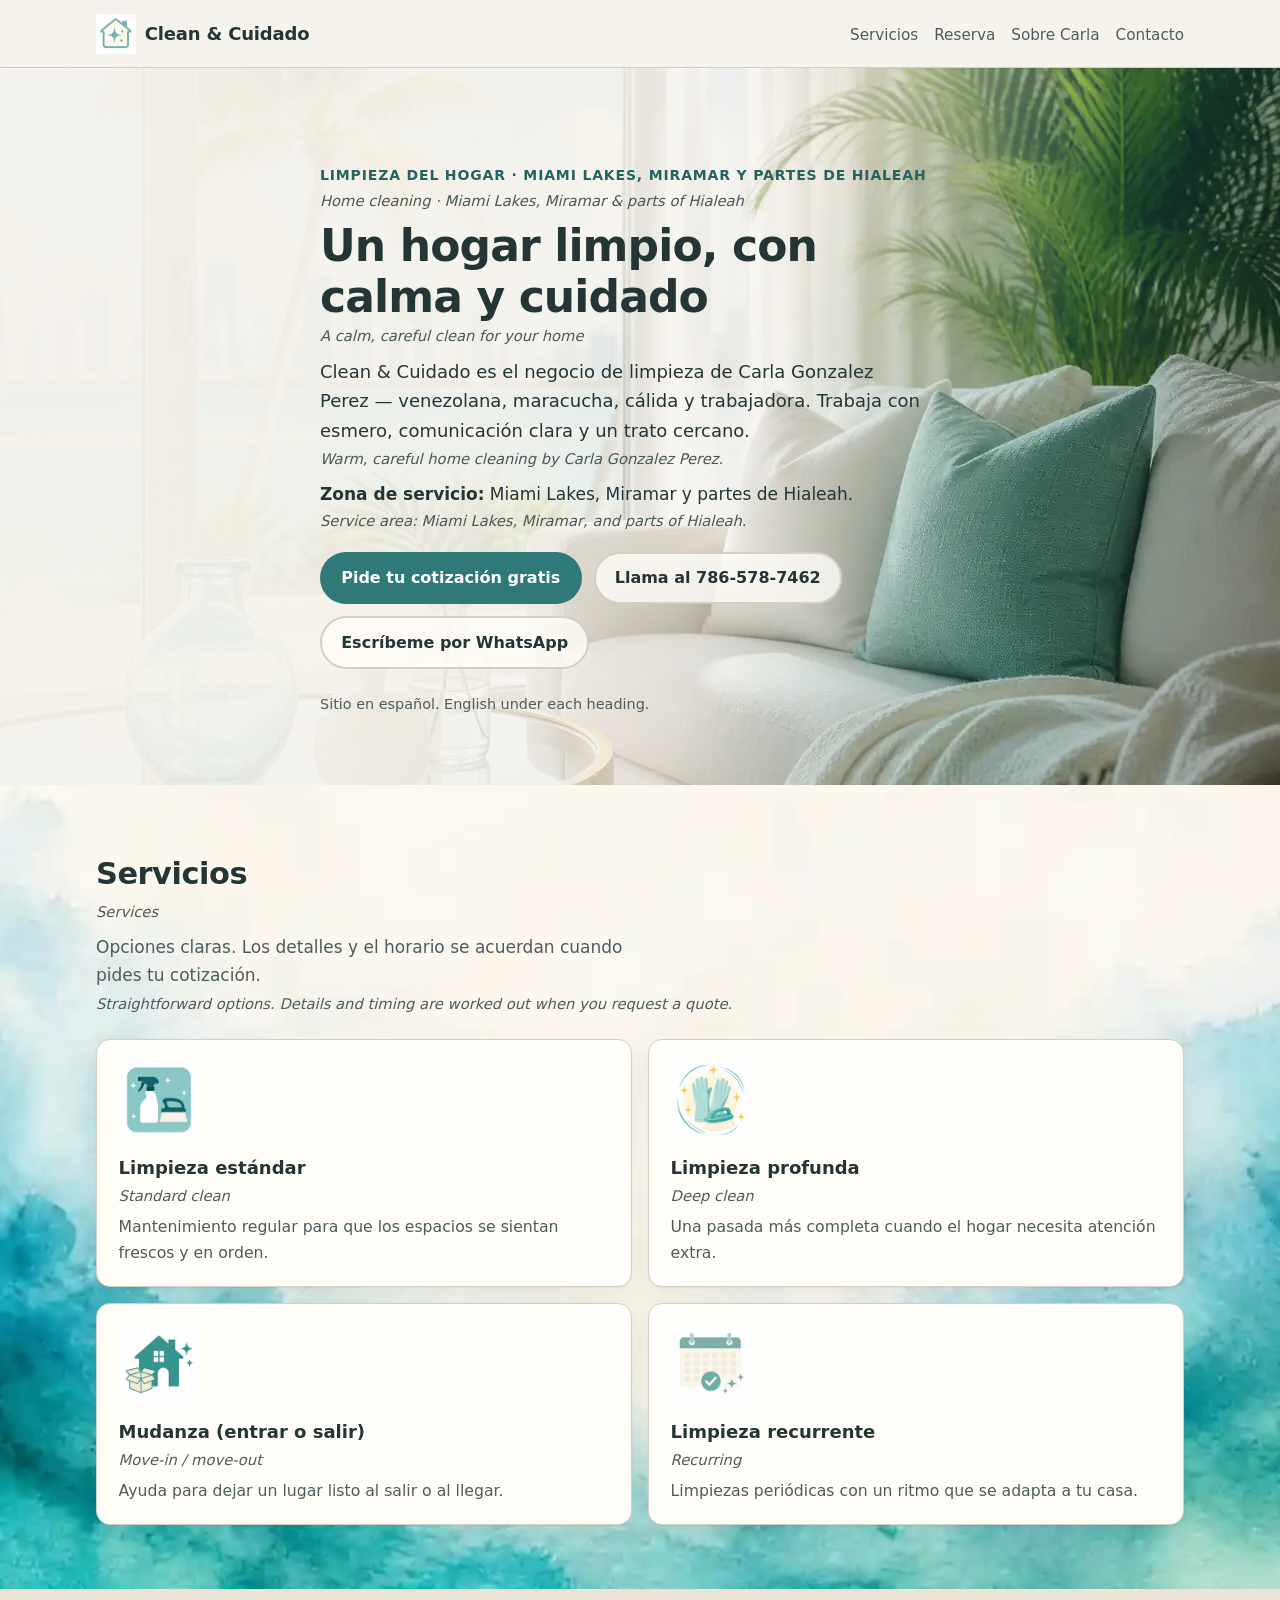
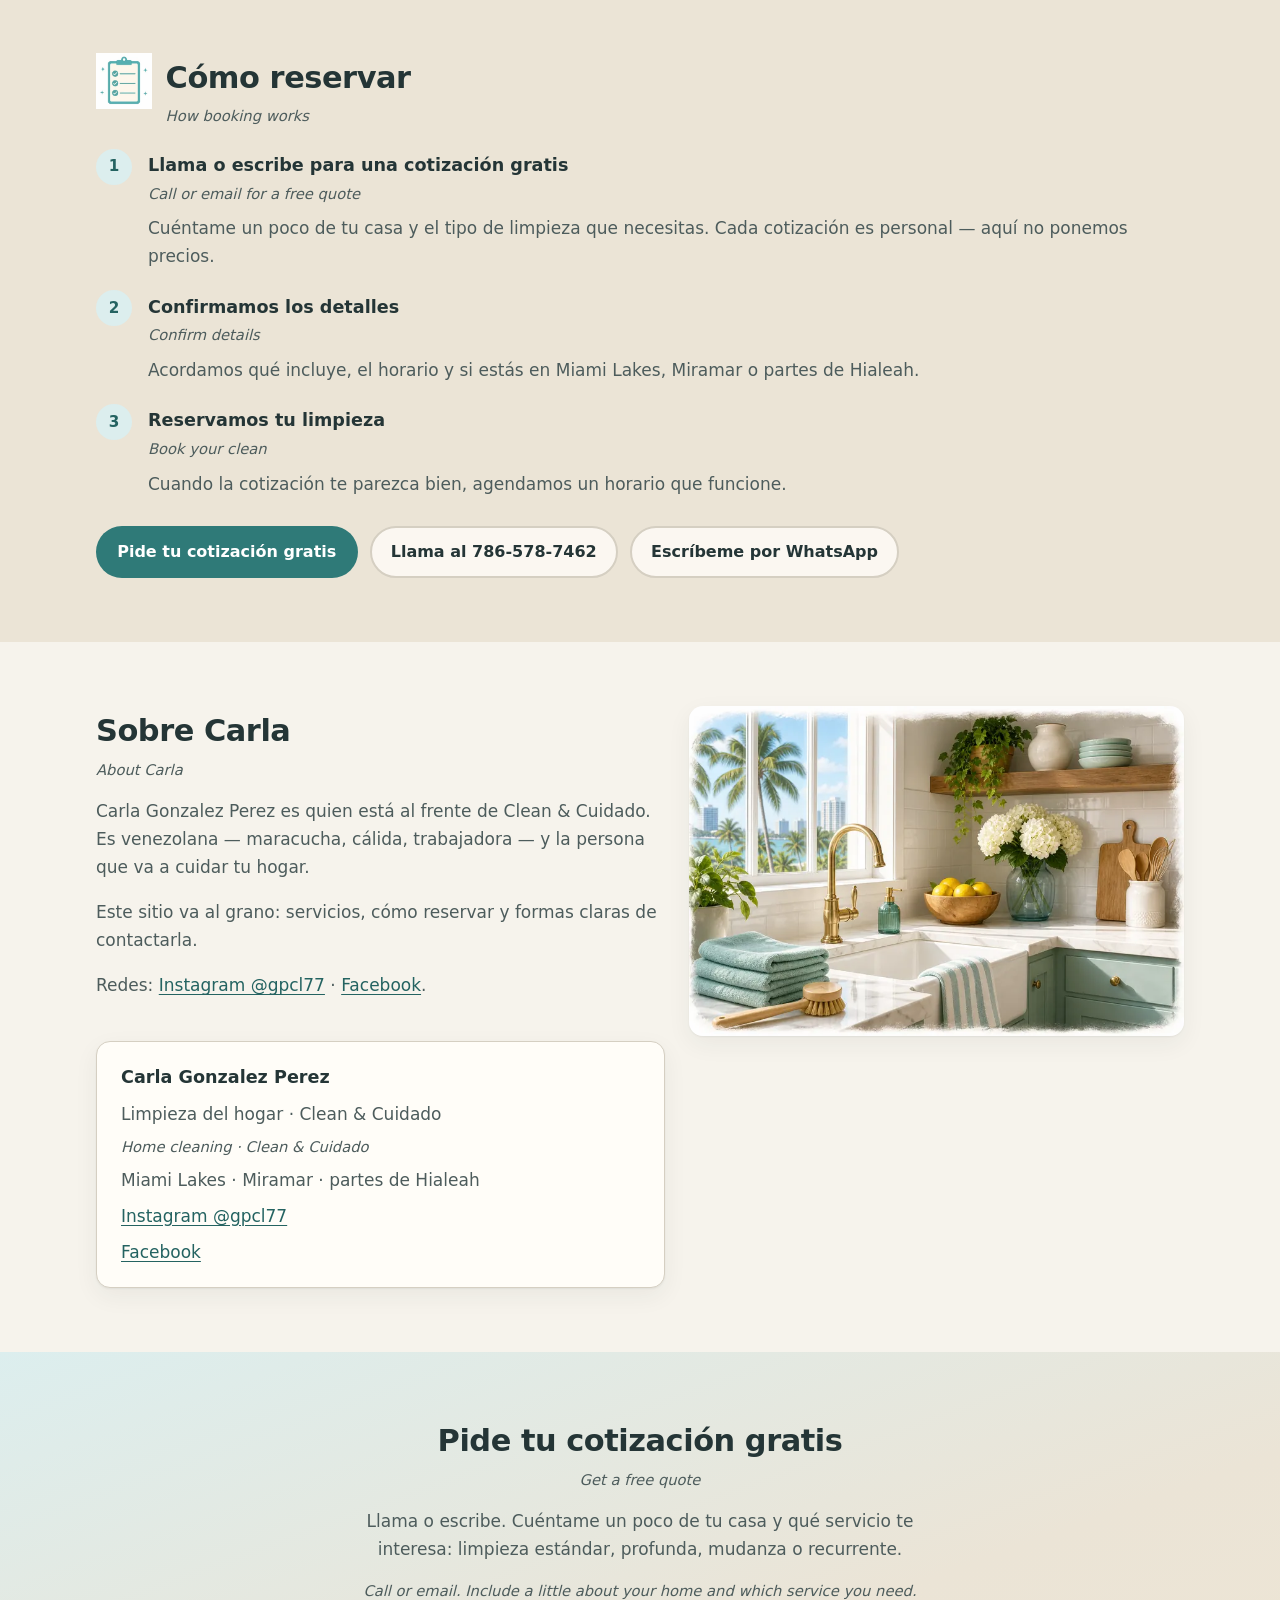
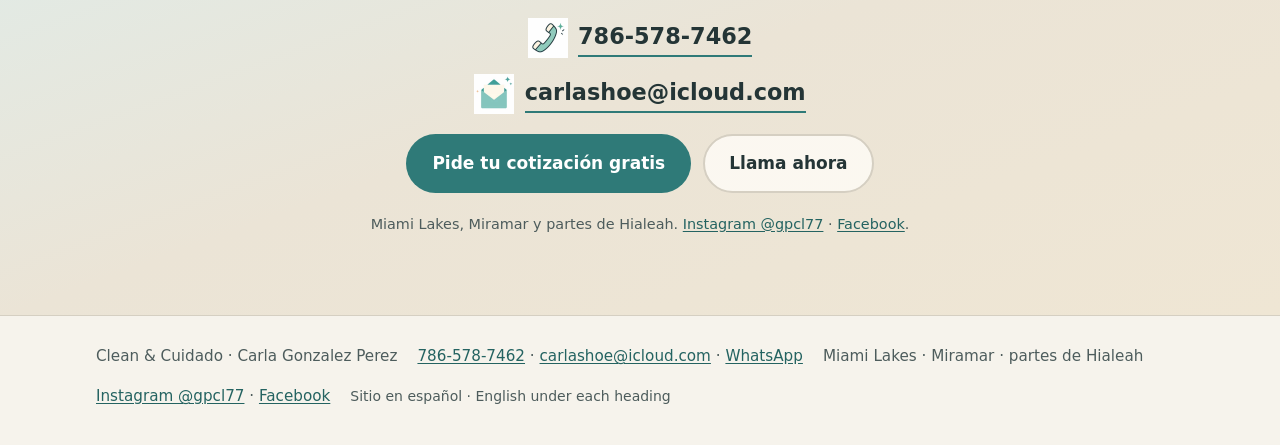
<file: index.html>
<!DOCTYPE html>
<html lang="es">
<head>
  <meta charset="utf-8">
  <meta name="viewport" content="width=device-width, initial-scale=1, viewport-fit=cover">
  <title>Clean &amp; Cuidado | Limpieza del hogar por Carla Gonzalez Perez</title>
  <meta name="description" content="Clean &amp; Cuidado — limpieza del hogar con calidez y cuidado, por Carla Gonzalez Perez en Miami Lakes, Miramar y partes de Hialeah. Llama o escribe para una cotización gratis.">
  <meta name="google-site-verification" content="wqPl81v3sx2HUfa1Bn9wOqvomT6do4L3-4ns8SL16RY" />
  <meta name="author" content="Carla Gonzalez Perez">
  <meta name="theme-color" content="#2f7a78">
  <meta name="color-scheme" content="light">
  <meta name="mobile-web-app-capable" content="yes">
  <meta name="apple-mobile-web-app-capable" content="yes">
  <meta name="apple-mobile-web-app-title" content="Cuidado">
  <meta name="apple-mobile-web-app-status-bar-style" content="default">
  <link rel="canonical" href="https://bshoemak2.github.io/carlas-cleaning-landing/">
  <meta property="og:type" content="website">
  <meta property="og:locale" content="es_US">
  <meta property="og:site_name" content="Clean &amp; Cuidado">
  <meta property="og:url" content="https://bshoemak2.github.io/carlas-cleaning-landing/">
  <meta property="og:title" content="Clean &amp; Cuidado | Limpieza del hogar por Carla Gonzalez Perez">
  <meta property="og:description" content="Limpieza del hogar con calidez y cuidado, por Carla Gonzalez Perez. Miami Lakes, Miramar y partes de Hialeah. Pide tu cotización gratis.">
  <meta property="og:image" content="https://bshoemak2.github.io/carlas-cleaning-landing/assets/og-image.jpg">
  <meta property="og:image:type" content="image/jpeg">
  <meta property="og:image:width" content="1200">
  <meta property="og:image:height" content="630">
  <meta property="og:image:alt" content="Clean &amp; Cuidado: sala luminosa de Miami con sofá crema, plantas y vista al agua">
  <meta name="twitter:card" content="summary_large_image">
  <meta name="twitter:title" content="Clean &amp; Cuidado | Limpieza del hogar por Carla Gonzalez Perez">
  <meta name="twitter:description" content="Limpieza del hogar con calidez y cuidado, por Carla Gonzalez Perez. Miami Lakes, Miramar y partes de Hialeah. Pide tu cotización gratis.">
  <meta name="twitter:image" content="https://bshoemak2.github.io/carlas-cleaning-landing/assets/og-image.jpg">
  <meta name="twitter:image:alt" content="Clean &amp; Cuidado: sala luminosa de Miami con sofá crema, plantas y vista al agua">
  <link rel="manifest" href="manifest.webmanifest">
  <link rel="icon" href="assets/favicon.png" type="image/png" sizes="32x32">
  <link rel="icon" href="assets/logo-mark.webp" type="image/webp">
  <link rel="apple-touch-icon" href="assets/apple-touch-icon.png" sizes="180x180">
  <link rel="preload" as="image" href="assets/hero-bg.webp" type="image/webp">
  <link rel="stylesheet" href="styles.css">
  <script type="application/ld+json">
  {
    "@context": "https://schema.org",
    "@type": "HouseCleaningService",
    "name": "Clean & Cuidado",
    "url": "https://bshoemak2.github.io/carlas-cleaning-landing/",
    "image": "https://bshoemak2.github.io/carlas-cleaning-landing/assets/og-image.jpg",
    "telephone": "+1-786-578-7462",
    "email": "carlashoe@icloud.com",
    "founder": {
      "@type": "Person",
      "name": "Carla Gonzalez Perez"
    },
    "employee": {
      "@type": "Person",
      "name": "Carla Gonzalez Perez"
    },
    "areaServed": [
      {
        "@type": "City",
        "name": "Miami Lakes",
        "address": { "@type": "PostalAddress", "addressRegion": "FL", "addressCountry": "US" }
      },
      {
        "@type": "City",
        "name": "Miramar",
        "address": { "@type": "PostalAddress", "addressRegion": "FL", "addressCountry": "US" }
      },
      {
        "@type": "City",
        "name": "Hialeah",
        "address": { "@type": "PostalAddress", "addressRegion": "FL", "addressCountry": "US" }
      }
    ],
    "sameAs": [
      "https://www.instagram.com/gpcl77",
      "https://www.facebook.com/share/1DXMRZvRr8/"
    ],
    "knowsLanguage": ["es", "en"]
  }
  </script>
</head>
<body>
  <a class="skip-link" href="#main">Saltar al contenido</a>

  <header class="site-header">
    <div class="wrap header-inner">
      <a class="logo" href="#top">
        <img src="assets/logo-mark.webp" width="40" height="40" alt="">
        <span>Clean &amp; Cuidado</span>
      </a>
      <nav aria-label="Principal">
        <ul class="nav-list">
          <li><a href="#servicios">Servicios</a></li>
          <li><a href="#reserva">Reserva</a></li>
          <li><a href="#acerca">Sobre Carla</a></li>
          <li><a href="#contacto">Contacto</a></li>
        </ul>
      </nav>
    </div>
  </header>

  <main id="main">
    <section id="top" class="hero" aria-labelledby="hero-heading">
      <img class="hero-bg" src="assets/hero-bg.webp" width="1280" height="853" alt="Sala luminosa de Miami con sofá crema, plantas y vista al agua" fetchpriority="high" decoding="async">
      <div class="hero-overlay" aria-hidden="true"></div>
      <div class="wrap hero-inner">
        <p class="eyebrow">Limpieza del hogar · Miami Lakes, Miramar y partes de Hialeah</p>
        <p class="en" lang="en">Home cleaning · Miami Lakes, Miramar &amp; parts of Hialeah</p>
        <h1 id="hero-heading">Un hogar limpio, con calma y cuidado</h1>
        <p class="en" lang="en">A calm, careful clean for your home</p>
        <p class="lede">Clean &amp; Cuidado es el negocio de limpieza de Carla Gonzalez Perez — venezolana, maracucha, cálida y trabajadora. Trabaja con esmero, comunicación clara y un trato cercano.</p>
        <p class="en" lang="en">Warm, careful home cleaning by Carla Gonzalez Perez.</p>
        <p class="hero-note"><strong>Zona de servicio:</strong> Miami Lakes, Miramar y partes de Hialeah.</p>
        <p class="en" lang="en">Service area: Miami Lakes, Miramar, and parts of Hialeah.</p>
        <p class="cta-row">
          <a class="btn btn-primary" href="https://forms.gle/u16UCvXTbQHnU7NaA" rel="noopener noreferrer" target="_blank">Pide tu cotización gratis</a>
          <a class="btn btn-ghost" href="tel:+17865787462">Llama al 786-578-7462</a>
          <a class="btn btn-ghost" href="https://wa.me/17865787462?text=Hola%20Carla%2C%20quiero%20una%20cotizaci%C3%B3n%20de%20limpieza." target="_blank" rel="noopener">Escríbeme por WhatsApp</a>
        </p>
        <p class="lang-note">Sitio en español. English under each heading.</p>
      </div>
    </section>

    <section id="servicios" class="section section-wash" aria-labelledby="services-heading">
      <img class="section-wash-bg" src="assets/section-wash.webp" width="900" height="600" alt="" loading="lazy" decoding="async" aria-hidden="true">
      <div class="wrap">
        <h2 id="services-heading">Servicios</h2>
        <p class="en" lang="en">Services</p>
        <p class="section-intro">Opciones claras. Los detalles y el horario se acuerdan cuando pides tu cotización.</p>
        <p class="en" lang="en">Straightforward options. Details and timing are worked out when you request a quote.</p>
        <ul class="service-grid">
          <li class="card">
            <img class="card-icon" src="assets/icon-standard.webp" width="80" height="80" alt="Icono de limpieza estándar: atomizador y cepillo con destellos" loading="lazy" decoding="async">
            <h3>Limpieza estándar</h3>
            <p class="en" lang="en">Standard clean</p>
            <p>Mantenimiento regular para que los espacios se sientan frescos y en orden.</p>
          </li>
          <li class="card">
            <img class="card-icon" src="assets/icon-deep.webp" width="80" height="80" alt="Icono de limpieza profunda: guantes y cepillo de fregar" loading="lazy" decoding="async">
            <h3>Limpieza profunda</h3>
            <p class="en" lang="en">Deep clean</p>
            <p>Una pasada más completa cuando el hogar necesita atención extra.</p>
          </li>
          <li class="card">
            <img class="card-icon" src="assets/icon-move.webp" width="80" height="80" alt="Icono de limpieza de mudanza: caja de cartón frente a una casa limpia" loading="lazy" decoding="async">
            <h3>Mudanza (entrar o salir)</h3>
            <p class="en" lang="en">Move-in / move-out</p>
            <p>Ayuda para dejar un lugar listo al salir o al llegar.</p>
          </li>
          <li class="card">
            <img class="card-icon" src="assets/icon-recurring.webp" width="80" height="80" alt="Icono de limpieza recurrente: calendario con marca de verificación y destellos" loading="lazy" decoding="async">
            <h3>Limpieza recurrente</h3>
            <p class="en" lang="en">Recurring</p>
            <p>Limpiezas periódicas con un ritmo que se adapta a tu casa.</p>
          </li>
        </ul>
      </div>
    </section>

    <section id="reserva" class="section section-alt" aria-labelledby="booking-heading">
      <div class="wrap">
        <div class="heading-with-icon">
          <img class="heading-icon" src="assets/icon-quote.webp" width="56" height="56" alt="Icono de lista para cotización de limpieza" loading="lazy" decoding="async">
          <div>
            <h2 id="booking-heading">Cómo reservar</h2>
            <p class="en" lang="en">How booking works</p>
          </div>
        </div>
        <ol class="steps">
          <li>
            <span class="step-num" aria-hidden="true">1</span>
            <div>
              <h3>Llama o escribe para una cotización gratis</h3>
              <p class="en" lang="en">Call or email for a free quote</p>
              <p>Cuéntame un poco de tu casa y el tipo de limpieza que necesitas. Cada cotización es personal — aquí no ponemos precios.</p>
            </div>
          </li>
          <li>
            <span class="step-num" aria-hidden="true">2</span>
            <div>
              <h3>Confirmamos los detalles</h3>
              <p class="en" lang="en">Confirm details</p>
              <p>Acordamos qué incluye, el horario y si estás en Miami Lakes, Miramar o partes de Hialeah.</p>
            </div>
          </li>
          <li>
            <span class="step-num" aria-hidden="true">3</span>
            <div>
              <h3>Reservamos tu limpieza</h3>
              <p class="en" lang="en">Book your clean</p>
              <p>Cuando la cotización te parezca bien, agendamos un horario que funcione.</p>
            </div>
          </li>
        </ol>
        <p class="cta-row">
          <a class="btn btn-primary" href="https://forms.gle/u16UCvXTbQHnU7NaA" rel="noopener noreferrer" target="_blank">Pide tu cotización gratis</a>
          <a class="btn btn-ghost" href="tel:+17865787462">Llama al 786-578-7462</a>
          <a class="btn btn-ghost" href="https://wa.me/17865787462?text=Hola%20Carla%2C%20quiero%20una%20cotizaci%C3%B3n%20de%20limpieza." target="_blank" rel="noopener">Escríbeme por WhatsApp</a>
        </p>
      </div>
    </section>

    <section id="acerca" class="section" aria-labelledby="about-heading">
      <div class="wrap about-grid">
        <div>
          <h2 id="about-heading">Sobre Carla</h2>
          <p class="en" lang="en">About Carla</p>
          <p>Carla Gonzalez Perez es quien está al frente de Clean &amp; Cuidado. Es venezolana — maracucha, cálida, trabajadora — y la persona que va a cuidar tu hogar.</p>
          <p>Este sitio va al grano: servicios, cómo reservar y formas claras de contactarla.</p>
          <p>Redes: <a href="https://www.instagram.com/gpcl77" rel="noopener noreferrer" target="_blank">Instagram @gpcl77</a> · <a href="https://www.facebook.com/share/1DXMRZvRr8/" rel="noopener noreferrer" target="_blank">Facebook</a>.</p>
        </div>
        <figure class="about-photo">
          <img src="assets/about-vignette.webp" width="800" height="533" alt="Cocina impecable y soleada con gabinetes turquesa suave, encimeras blancas y vista de palmeras en Miami" loading="lazy" decoding="async">
        </figure>
        <aside class="about-aside" aria-label="De un vistazo">
          <p><strong>Carla Gonzalez Perez</strong></p>
          <p>Limpieza del hogar · Clean &amp; Cuidado</p>
          <p class="en" lang="en">Home cleaning · Clean &amp; Cuidado</p>
          <p>Miami Lakes · Miramar · partes de Hialeah</p>
          <p><a href="https://www.instagram.com/gpcl77" rel="noopener noreferrer" target="_blank">Instagram @gpcl77</a></p>
          <p><a href="https://www.facebook.com/share/1DXMRZvRr8/" rel="noopener noreferrer" target="_blank">Facebook</a></p>
        </aside>
      </div>
    </section>

    <section id="contacto" class="section section-cta" aria-labelledby="contact-heading">
      <div class="wrap contact-inner">
        <h2 id="contact-heading">Pide tu cotización gratis</h2>
        <p class="en" lang="en">Get a free quote</p>
        <p>Llama o escribe. Cuéntame un poco de tu casa y qué servicio te interesa: limpieza estándar, profunda, mudanza o recurrente.</p>
        <p class="en" lang="en">Call or email. Include a little about your home and which service you need.</p>
        <p class="contact-line">
          <img src="assets/icon-phone.webp" width="40" height="40" alt="" loading="lazy" decoding="async">
          <a href="tel:+17865787462">786-578-7462</a>
        </p>
        <p class="contact-line">
          <img src="assets/icon-email.webp" width="40" height="40" alt="" loading="lazy" decoding="async">
          <a href="mailto:carlashoe@icloud.com">carlashoe@icloud.com</a>
        </p>
        <p class="cta-row">
          <a class="btn btn-primary btn-large" href="https://forms.gle/u16UCvXTbQHnU7NaA" rel="noopener noreferrer" target="_blank">Pide tu cotización gratis</a>
          <a class="btn btn-ghost btn-large" href="tel:+17865787462">Llama ahora</a>
        </p>
        <p class="fine-print">Miami Lakes, Miramar y partes de Hialeah. <a href="https://www.instagram.com/gpcl77" rel="noopener noreferrer" target="_blank">Instagram @gpcl77</a> · <a href="https://www.facebook.com/share/1DXMRZvRr8/" rel="noopener noreferrer" target="_blank">Facebook</a>.</p>
      </div>
    </section>
  </main>

  <footer class="site-footer">
    <div class="wrap footer-inner">
      <p>Clean &amp; Cuidado · Carla Gonzalez Perez</p>
      <p><a href="tel:+17865787462">786-578-7462</a> · <a href="mailto:carlashoe@icloud.com">carlashoe@icloud.com</a> · <a href="https://wa.me/17865787462?text=Hola%20Carla%2C%20quiero%20una%20cotizaci%C3%B3n%20de%20limpieza." target="_blank" rel="noopener">WhatsApp</a></p>
      <p>Miami Lakes · Miramar · partes de Hialeah</p>
      <p><a href="https://www.instagram.com/gpcl77" rel="noopener noreferrer" target="_blank">Instagram @gpcl77</a> · <a href="https://www.facebook.com/share/1DXMRZvRr8/" rel="noopener noreferrer" target="_blank">Facebook</a></p>
      <p class="footer-lang">Sitio en español · English under each heading</p>
    </div>
  </footer>
  <script>
    if ('serviceWorker' in navigator) {
      navigator.serviceWorker.register('./sw.js');
    }
  </script>
</body>
</html>
</file>
<file: styles.css>
/* Clean & Cuidado — soft teal/cream, mobile-first */

:root {
  --bg: #f6f3ec;
  --bg-alt: #ebe4d6;
  --surface: #fffdf8;
  --ink: #243536;
  --ink-soft: #4d5c5c;
  --line: #d5cfc2;
  --accent: #2f7a78;
  --accent-ink: #246361;
  --accent-hover: #1f5c5a;
  --accent-soft: #dceeee;
  --cream: #f4eee4;
  --shadow: 0 1px 2px rgba(36, 53, 54, 0.06), 0 8px 24px rgba(36, 53, 54, 0.06);
  --radius: 14px;
  --font: "Segoe UI", system-ui, -apple-system, "Helvetica Neue", Arial, sans-serif;
  --max: 68rem;
  --space: clamp(1rem, 3vw, 1.5rem);
}

*,
*::before,
*::after {
  box-sizing: border-box;
}

html {
  scroll-behavior: smooth;
  overflow-x: clip;
  scroll-padding-top: 6rem;
}

body {
  margin: 0;
  font-family: var(--font);
  font-size: 1.0625rem;
  line-height: 1.65;
  color: var(--ink);
  background: var(--bg);
  -webkit-font-smoothing: antialiased;
  padding-bottom: env(safe-area-inset-bottom);
}

img {
  max-width: 100%;
  height: auto;
}

a {
  color: var(--accent-ink);
  text-underline-offset: 0.15em;
}

a:hover {
  color: var(--accent-hover);
}

a:focus-visible,
.btn:focus-visible,
.logo:focus-visible {
  outline: 3px solid var(--accent-ink);
  outline-offset: 3px;
}

.skip-link {
  position: absolute;
  left: 1rem;
  top: -3rem;
  background: var(--surface);
  color: var(--ink);
  padding: 0.5rem 0.75rem;
  border-radius: 8px;
  z-index: 100;
}

.skip-link:focus {
  top: 1rem;
}

.wrap {
  width: min(100% - 2 * var(--space), var(--max));
  margin-inline: auto;
}

.en {
  margin: 0.15rem 0 0.65rem;
  font-size: 0.92rem;
  line-height: 1.45;
  color: var(--ink-soft);
  font-style: italic;
}

/* Header */
.site-header {
  position: sticky;
  top: 0;
  z-index: 50;
  background: color-mix(in srgb, var(--bg) 92%, transparent);
  backdrop-filter: blur(10px);
  border-bottom: 1px solid var(--line);
  padding-top: env(safe-area-inset-top);
}

.header-inner {
  display: flex;
  flex-wrap: wrap;
  align-items: center;
  justify-content: space-between;
  gap: 0.75rem 1.25rem;
  padding: 0.85rem 0;
}

.logo {
  display: inline-flex;
  align-items: center;
  gap: 0.55rem;
  font-weight: 700;
  font-size: 1.125rem;
  color: var(--ink);
  text-decoration: none;
  letter-spacing: -0.01em;
}

.logo img {
  width: 2.5rem;
  height: 2.5rem;
  flex-shrink: 0;
  object-fit: contain;
}

.logo:hover {
  color: var(--accent-ink);
}

.nav-list {
  display: flex;
  flex-wrap: wrap;
  gap: 0.35rem 1rem;
  list-style: none;
  margin: 0;
  padding: 0;
}

.nav-list a {
  color: var(--ink-soft);
  text-decoration: none;
  font-size: 0.95rem;
}

.nav-list a:hover {
  color: var(--accent-ink);
}

/* Hero */
.hero {
  position: relative;
  isolation: isolate;
  padding: clamp(3rem, 10vw, 6rem) 0 clamp(2.5rem, 7vw, 4.25rem);
  color: var(--ink);
  overflow: hidden;
}

.hero-bg {
  position: absolute;
  inset: 0;
  z-index: -2;
  width: 100%;
  height: 100%;
  max-width: none;
  object-fit: cover;
  object-position: center right;
}

.hero-overlay {
  position: absolute;
  inset: 0;
  z-index: -1;
  background:
    linear-gradient(
      105deg,
      rgba(246, 243, 236, 0.97) 0%,
      rgba(246, 243, 236, 0.92) 40%,
      rgba(246, 243, 236, 0.62) 58%,
      rgba(47, 122, 120, 0.34) 78%,
      rgba(36, 53, 54, 0.40) 100%
    );
}

.hero-inner {
  position: relative;
  max-width: 40rem;
}

.eyebrow {
  margin: 0;
  font-size: 0.875rem;
  font-weight: 600;
  letter-spacing: 0.06em;
  text-transform: uppercase;
  color: var(--accent-ink);
}

.hero .en {
  color: #4a5858;
}

.hero h1 {
  margin: 0.35rem 0 0;
  font-size: clamp(1.85rem, 5vw, 2.75rem);
  line-height: 1.15;
  letter-spacing: -0.02em;
  max-width: 18ch;
}

.lede {
  margin: 0 0 0.15rem;
  max-width: 38rem;
  color: var(--ink);
  font-size: 1.125rem;
}

.hero-note {
  margin: 0.25rem 0 0;
  color: var(--ink);
}

.lang-note {
  margin: 1.5rem 0 0;
  font-size: 0.9rem;
  color: var(--ink-soft);
}

.cta-row {
  display: flex;
  flex-wrap: wrap;
  gap: 0.75rem;
  margin: 1.25rem 0 0;
}

/* Buttons */
.btn {
  display: inline-flex;
  align-items: center;
  justify-content: center;
  padding: 0.7rem 1.2rem;
  border-radius: 999px;
  font-weight: 600;
  font-size: 1rem;
  text-decoration: none;
  border: 2px solid transparent;
  transition: background 0.15s ease, color 0.15s ease, border-color 0.15s ease;
}

.btn-primary {
  background: var(--accent);
  color: #fff;
}

.btn-primary:hover {
  background: var(--accent-hover);
  color: #fff;
}

.btn-ghost {
  background: color-mix(in srgb, var(--surface) 80%, transparent);
  color: var(--ink);
  border-color: var(--line);
}

.btn-ghost:hover {
  border-color: var(--accent-ink);
  color: var(--accent-ink);
}

.btn-large {
  padding: 0.85rem 1.5rem;
  font-size: 1.0625rem;
}

/* Sections */
.section {
  padding: clamp(2.5rem, 6vw, 4rem) 0;
}

.section-alt {
  background: var(--bg-alt);
}

.section-wash {
  position: relative;
  isolation: isolate;
  background: var(--bg);
}

.section-wash-bg {
  position: absolute;
  inset: 0;
  z-index: -1;
  width: 100%;
  height: 100%;
  max-width: none;
  object-fit: cover;
  object-position: center bottom;
}

.heading-with-icon {
  display: flex;
  align-items: flex-start;
  gap: 0.85rem;
  margin-bottom: 0.25rem;
}

.heading-icon {
  width: 3.5rem;
  height: 3.5rem;
  object-fit: contain;
  flex-shrink: 0;
}

.section h2 {
  margin: 0;
  font-size: clamp(1.5rem, 3.5vw, 1.9rem);
  letter-spacing: -0.015em;
}

.section-intro {
  margin: 0 0 0.25rem;
  max-width: 36rem;
  color: var(--ink-soft);
}

.section-intro + .en {
  margin-bottom: 1.5rem;
}

.service-grid {
  display: grid;
  gap: 1rem;
  list-style: none;
  margin: 0;
  padding: 0;
  grid-template-columns: 1fr;
}

@media (min-width: 560px) {
  .service-grid {
    grid-template-columns: 1fr 1fr;
  }
}

.card {
  background: var(--surface);
  border: 1px solid var(--line);
  border-radius: var(--radius);
  padding: 1.25rem 1.35rem;
  box-shadow: var(--shadow);
}

.card-icon {
  display: block;
  width: 5rem;
  height: 5rem;
  object-fit: contain;
  margin: 0 0 0.85rem;
}

.card h3 {
  margin: 0;
  font-size: 1.125rem;
}

.card .en {
  margin-bottom: 0.45rem;
}

.card p:last-child {
  margin: 0;
  color: var(--ink-soft);
  font-size: 0.98rem;
}

/* Steps */
.steps {
  list-style: none;
  margin: 0.75rem 0 1.75rem;
  padding: 0;
  display: grid;
  gap: 1.25rem;
}

.steps > li {
  display: grid;
  grid-template-columns: auto 1fr;
  gap: 1rem;
  align-items: start;
}

.step-num {
  display: inline-flex;
  align-items: center;
  justify-content: center;
  width: 2.25rem;
  height: 2.25rem;
  border-radius: 50%;
  background: var(--accent-soft);
  color: var(--accent-ink);
  font-weight: 700;
  font-size: 0.95rem;
}

.steps h3 {
  margin: 0.15rem 0 0;
  font-size: 1.1rem;
}

.steps p:last-child {
  margin: 0;
  color: var(--ink-soft);
}

/* About */
.about-grid {
  display: grid;
  gap: 1.5rem;
}

.about-photo {
  margin: 0;
}

.about-photo img {
  display: block;
  width: 100%;
  height: auto;
  border-radius: var(--radius);
  box-shadow: var(--shadow);
}

@media (min-width: 720px) {
  .about-grid {
    grid-template-columns: 1.15fr 1fr;
    align-items: start;
  }

  .about-aside {
    grid-column: 1;
  }

  .about-photo {
    grid-column: 2;
    grid-row: 1 / span 2;
  }
}

.about-grid p {
  color: var(--ink-soft);
  max-width: 40rem;
}

.about-aside {
  background: var(--surface);
  border: 1px solid var(--line);
  border-radius: var(--radius);
  padding: 1.35rem 1.5rem;
  box-shadow: var(--shadow);
}

.about-aside p {
  margin: 0 0 0.5rem;
  color: var(--ink-soft);
}

.about-aside p:last-child {
  margin-bottom: 0;
}

.about-aside strong {
  color: var(--ink);
  font-size: 1.1rem;
}

/* Contact CTA */
.section-cta {
  background: linear-gradient(160deg, #dceeee 0%, var(--bg-alt) 55%, #efe6d4 100%);
}

.contact-inner {
  text-align: center;
  max-width: 36rem;
}

.contact-inner p {
  color: var(--ink-soft);
}

.contact-line {
  display: flex;
  align-items: center;
  justify-content: center;
  gap: 0.65rem;
  margin: 1rem 0;
  font-size: clamp(1.15rem, 3vw, 1.4rem);
  font-weight: 600;
}

.contact-line img {
  width: 2.5rem;
  height: 2.5rem;
  object-fit: contain;
  flex-shrink: 0;
}

.contact-line a {
  color: var(--ink);
  text-decoration: none;
  border-bottom: 2px solid var(--accent);
}

.contact-line a:hover {
  color: var(--accent-ink);
}

.fine-print {
  margin-top: 1.25rem;
  font-size: 0.9rem;
}

.section-cta .cta-row {
  justify-content: center;
}

/* Footer */
.site-footer {
  border-top: 1px solid var(--line);
  padding: 1.75rem 0 2.25rem;
  background: var(--bg);
}

.footer-inner {
  display: flex;
  flex-direction: column;
  gap: 0.35rem;
  font-size: 0.95rem;
  color: var(--ink-soft);
}

.footer-inner p {
  margin: 0;
}

.footer-lang {
  margin-top: 0.5rem !important;
  font-size: 0.875rem;
}

@media (min-width: 600px) {
  .footer-inner {
    flex-direction: row;
    flex-wrap: wrap;
    align-items: baseline;
    gap: 0.5rem 1.25rem;
  }
}

@media (max-width: 720px) {
  .hero-overlay {
    background:
      linear-gradient(
        180deg,
        rgba(246, 243, 236, 0.97) 0%,
        rgba(246, 243, 236, 0.94) 58%,
        rgba(246, 243, 236, 0.86) 100%
      );
  }
}

@media (max-width: 720px) {
  .nav-list a {
    display: inline-flex;
    align-items: center;
    min-height: 44px;
    padding: 0.25rem 0.15rem;
  }
}

@media (max-width: 480px) {
  .header-inner {
    align-items: flex-start;
    gap: 0.45rem 1rem;
    padding: 0.7rem 0;
  }

  .nav-list {
    gap: 0.25rem 0.85rem;
  }

  .nav-list a {
    font-size: 0.9rem;
  }

  .cta-row {
    gap: 0.65rem;
  }

  .btn {
    padding: 0.7rem 1.1rem;
  }
}

@media (prefers-reduced-motion: reduce) {
  html {
    scroll-behavior: auto;
  }
  .btn {
    transition: none;
  }
}
</file>
